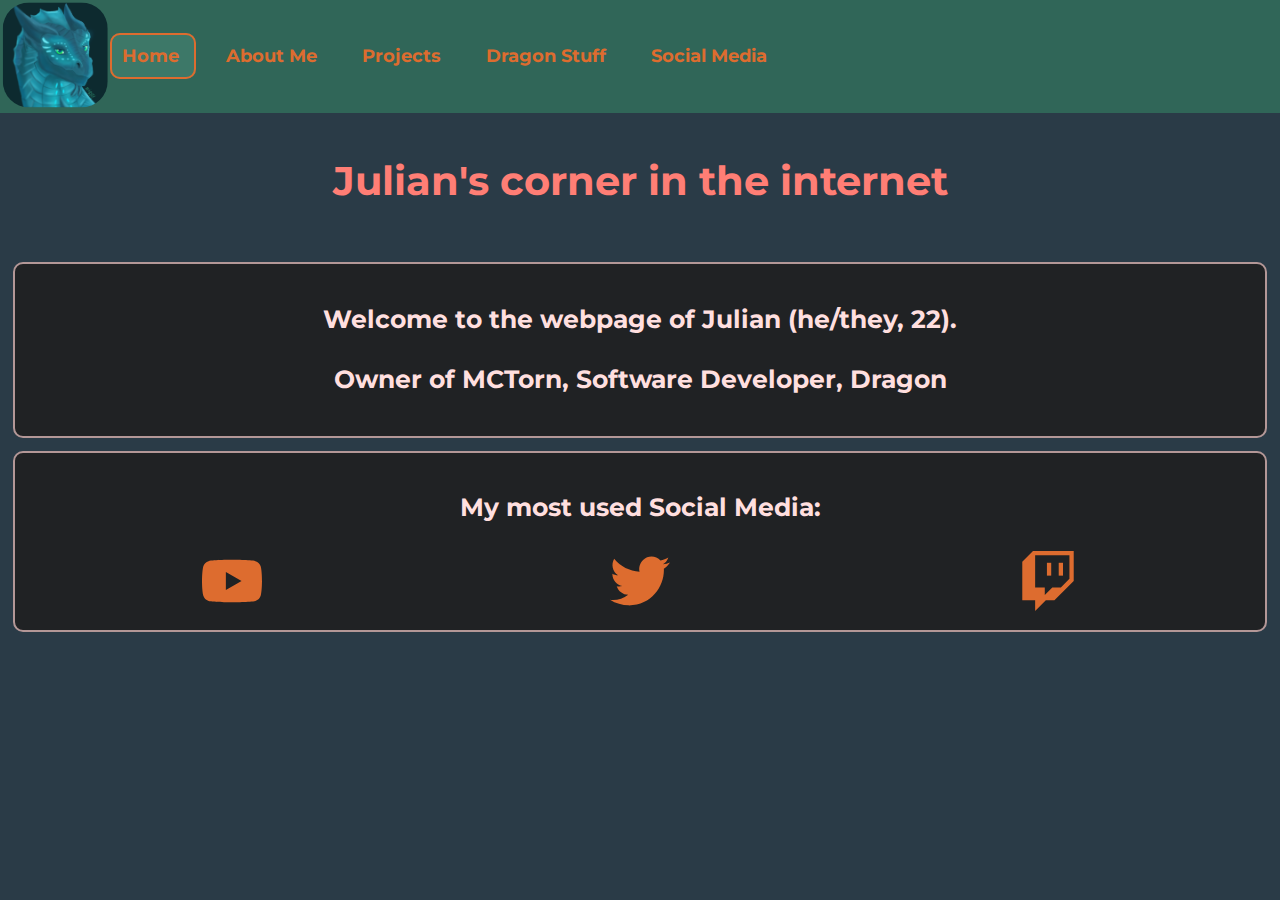
<file: index.html>
<!DOCTYPE html>
<html lang="en">
<head>
    <meta charset="UTF-8">
    <meta name="description" content="Website of ZehJulian Lp, a Software Developer and Dragon from germany, holding his social media and projects.">
    <meta name="viewport" content="width=device-width, initial-scale=1.0">
    <link rel="canonical" href="https:zehjulianlp.github.io">
    <link rel="stylesheet" href="style.css">
    <title>Julian's corner - Home</title>
    <link rel="icon" href="img/logo.png">
</head>
<body>
    <div class="navbar">
        <div class="logo">
            <a href="https://hiseel.carrd.co/">
            <img src="img/logo.png" alt="logo", width="100px" class="logo">
        </a>

        </div>
        <div class="nav">
            <div class="navitem selected">
                <a href="#">Home</a>
            </div>
            <div class="navitem">
                <a href="/about/">About Me</a>
            </div>
            <div class="navitem">
                <a href="/projects/">Projects</a>
            </div>
            <div class="navitem">
            <a href="/dragon-stuff/">Dragon Stuff</a>
            </div>
            <div class="navitem">
            <a href="/socials/">Social Media</a>
            </div>
        </div>
    </div>
    <div class="header">
        <h1>Julian's corner in the internet</h1>
    </div>
    <div class="contentbox">
        <p id="age" class="bigtext"></p>
        <p class="bigtext">Owner of MCTorn, Software Developer, Dragon</p>
    </div>
    <div class="contentbox-social">
        <p class="bigtext">My most used Social Media:</p>
        <div class="social-container">
            <a href="https://youtube.com/c/ZehJulian_lp" target="_blank">
                <img src="../img/youtube.svg" alt="YouTube" class="social-icon">
            </a>
            <a href="https://twitter.com/ZehJulian_lp" target="_blank">
                <img src="../img/twitter.svg" alt="Twitter" class="social-icon">
            </a>
            <a href="https://twitch.tv/zehjulian_lp" target="_blank">
                <img src="../img/twitch.svg" alt="Twitch" class="social-icon">
            </a>
        </div>
    </div>
    
    
    <script src="script.js"></script>
</body>
</html>
</file>
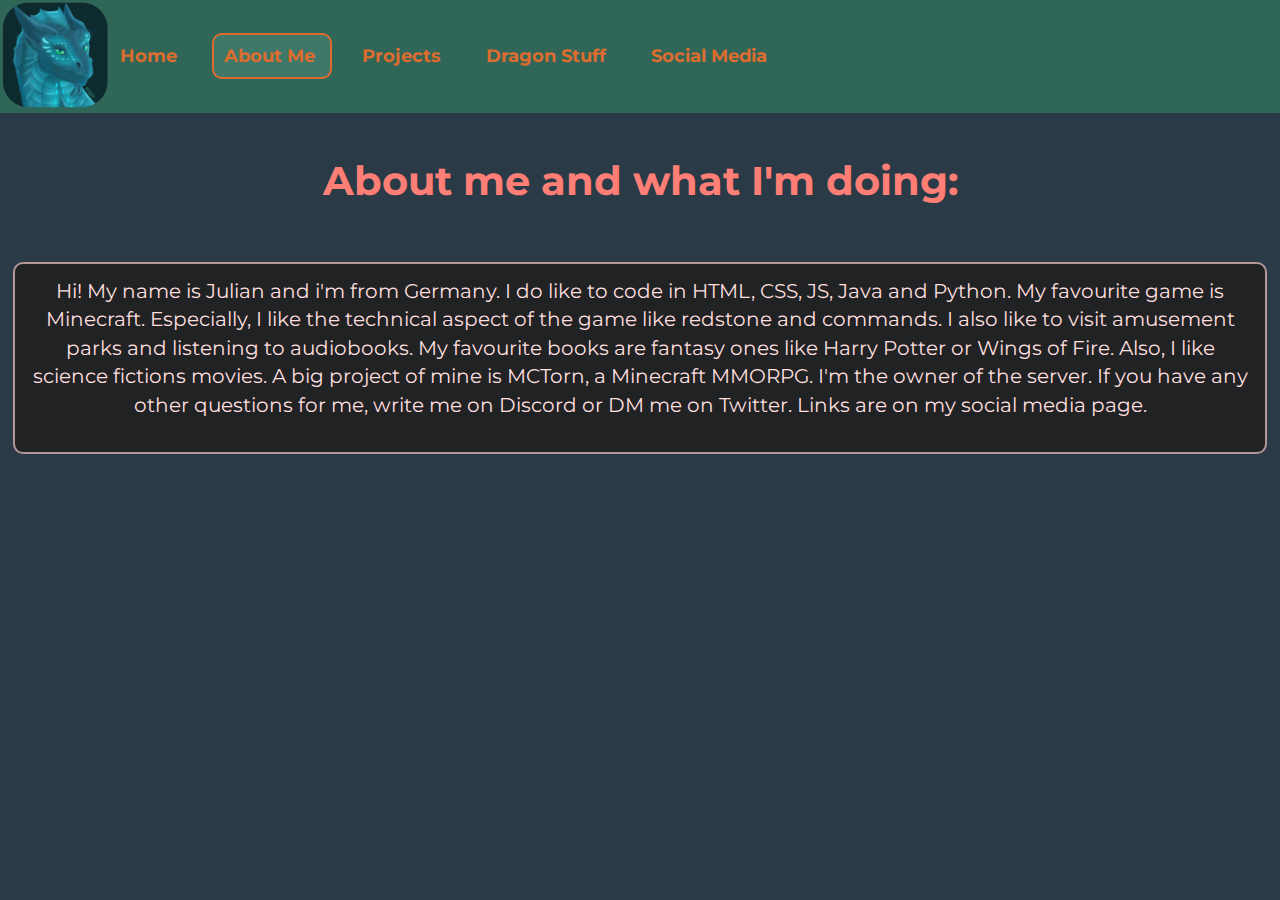
<file: about/index.html>
<!DOCTYPE html>
<html lang="en">
<head>
    <meta charset="UTF-8">
    <meta name="description" content="Website of ZehJulian Lp, a Software Developer and Dragon from germany, holding his social media and projects.">
    <meta name="viewport" content="width=device-width, initial-scale=1.0">
    <link rel="canonical" href="https:zehjulianlp.github.io">
    <link rel="stylesheet" href="../style.css">
    <title>Julian's corner - About</title>
    <link rel="icon" href="../img/logo.png">
</head>
<body>
    <div class="navbar">
        <div class="logo">
            <a href="https://hiseel.carrd.co/">
            <img src="../img/logo.png" alt="logo", width="100px" class="logo">
        </a>
        </div>
        <div class="nav">
            <div class="navitem">
                <a href="../">Home</a>
            </div>
            <div class="navitem selected">
                <a href="">About Me</a>
            </div>
            <div class="navitem">
                <a href="../projects/">Projects</a>
            </div>
            <div class="navitem">
                <a href="../dragon-stuff/">Dragon Stuff</a>
                </div>
            <div class="navitem">
            <a href="../socials/">Social Media</a>
        </div>
    </div>
    </div>
    <div class="header">
        <h1>About me and what I'm doing:</h1>

    </div>
    <div class="contentbox">
        <p class="normaltext">Hi! My name is Julian and i'm from Germany. I do like to code in HTML, CSS, JS, Java and Python. My favourite game is Minecraft. Especially, I like the technical aspect of the game like redstone and commands. I also like to visit amusement parks and listening to audiobooks. My favourite books are fantasy ones like Harry Potter or Wings of Fire. Also, I like science fictions movies. A big project of mine is MCTorn, a Minecraft MMORPG. I'm the owner of the server. If you have any other questions for me, write me on Discord or DM me on Twitter. Links are on my social media page.</p>
    </div>

    <script src="../script.js"></script>
</body>
</html>
</file>
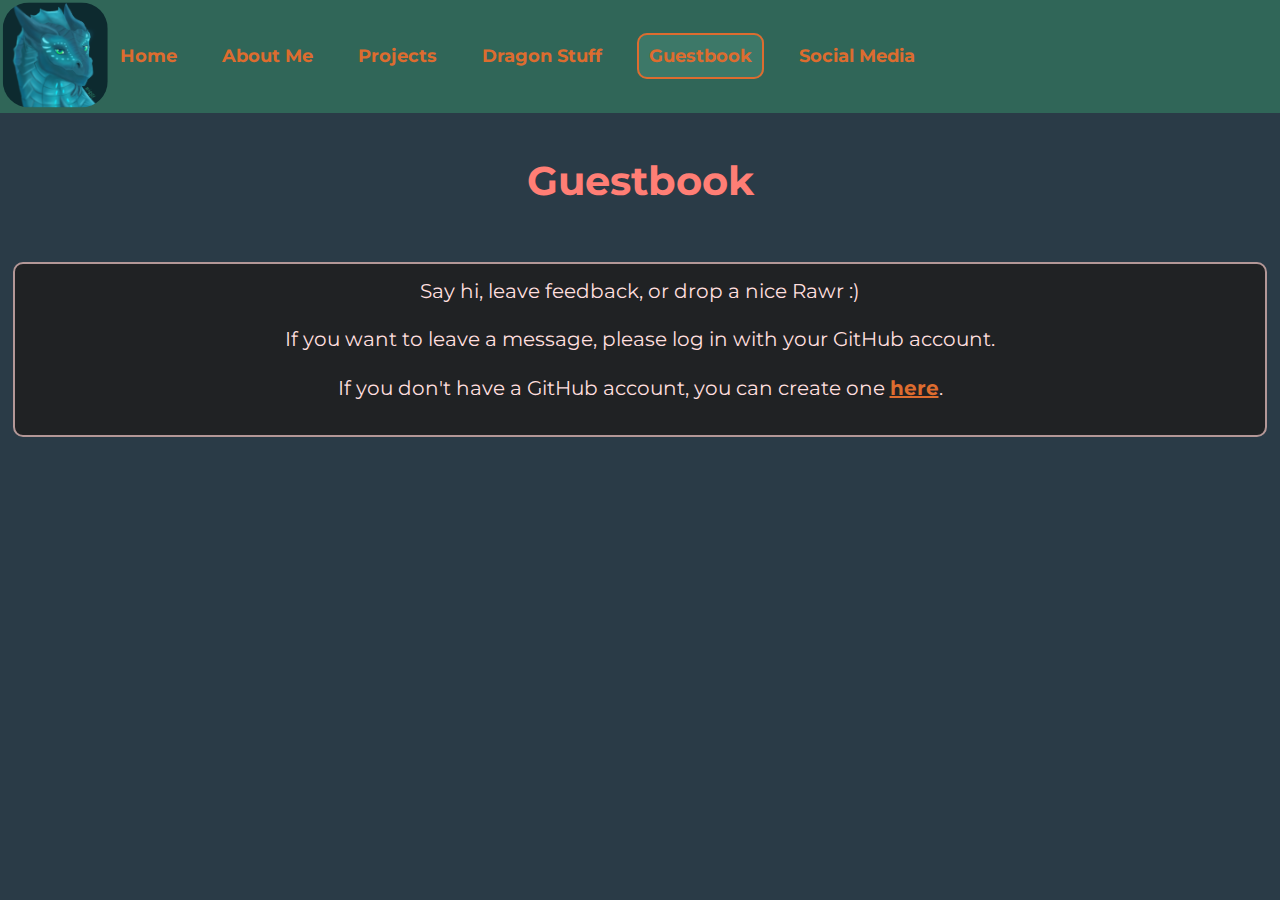
<file: guestbook/index.html>
<!DOCTYPE html>
<html lang="en">
<head>
    <meta charset="UTF-8">
    <meta name="viewport" content="width=device-width, initial-scale=1.0">
    <title>Julian's corner – Guestbook</title>
    <link rel="icon" href="../img/logo.png">
    <link rel="stylesheet" href="../style.css">
</head>
<body>
    <!-- Navbar -->
    <div class="navbar">
        <div class="logo">
            <a href="https://hiseel.carrd.co/" target="_blank">
                <img src="../img/logo.png" alt="logo">
            </a>
        </div>
        <div class="nav-items">
            <div class="navitem"><a href="../">Home</a></div>
            <div class="navitem"><a href="../about/">About Me</a></div>
            <div class="navitem"><a href="../projects/">Projects</a></div>
            <div class="navitem"><a href="../dragon-stuff/">Dragon Stuff</a></div>
            <div class="navitem selected"><a href="#">Guestbook</a></div>
            <div class="navitem"><a href="../socials/">Social Media</a></div>
        </div>
    </div>

    <!-- Header -->
    <div class="header">
        <h1>Guestbook</h1>
    </div>

    <!-- Guestbook Box -->
    <div class="contentbox" id="guestbook">
        <p class="normaltext">Say hi, leave feedback, or drop a nice Rawr :)</p>

        <!-- Giscus Embed -->
<script src="https://giscus.app/client.js"
        data-repo="ZehJulianLp/zehjulianlp.github.io"
        data-repo-id="R_kgDOHAxhiA"
        data-category="Guestbook"
        data-category-id="DIC_kwDOHAxhiM4CuBBC"
        data-mapping="pathname"
        data-strict="0"
        data-reactions-enabled="1"
        data-emit-metadata="0"
        data-input-position="bottom"
        data-theme="preferred_color_scheme"
        data-lang="en"
        crossorigin="anonymous"
        async>
</script>

        <p class="normaltext">If you want to leave a message, please log in with your GitHub account.</p>
        <p class="normaltext">If you don't have a GitHub account, you can create one <a href="https://github.com/join">here</a>.</p>
    </div>
</body>
</html>
</file>
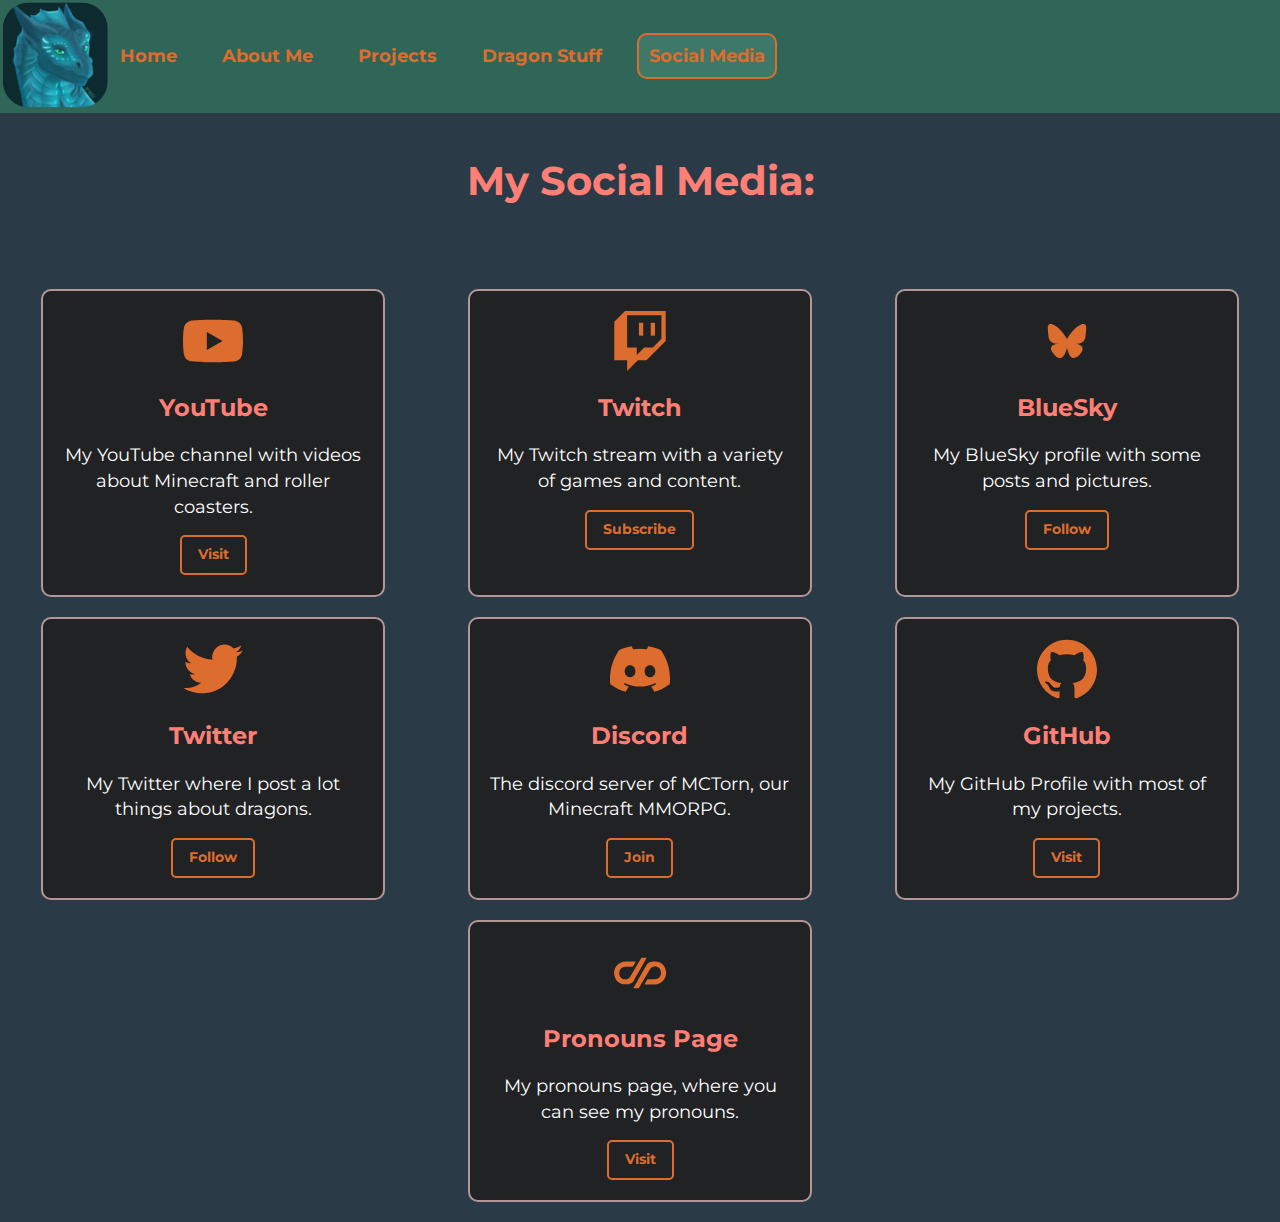
<file: socials/index.html>
<!DOCTYPE html>
<html lang="en">
<head>
    <meta charset="UTF-8">
    <meta name="description" content="Website of ZehJulian Lp, a Software Developer and Dragon from germany, holding his social media and projects.">
    <meta name="viewport" content="width=device-width, initial-scale=1.0">
    <link rel="canonical" href="https:zehjulianlp.github.io">
    <link rel="stylesheet" href="../style.css">
    <title>Julian's corner - Socials</title>
    <link rel="icon" href="../img/logo.png">
</head>
<body>
    <div class="navbar">
        <div class="logo">
            <a href="https://hiseel.carrd.co/">
            <img src="../img/logo.png" alt="logo", width="100px" class="logo">
        </a>
        </div>
        <div class="nav">
            <div class="navitem">
                <a href="../">Home</a>
            </div>
            <div class="navitem">
                <a href="../about/">About Me</a>
            </div>
            <div class="navitem">
                <a href="../projects/">Projects</a>
            </div>
            <div class="navitem">
                <a href="../dragon-stuff/">Dragon Stuff</a>
            </div>
            <div class="navitem selected">
            <a href="../socials/">Social Media</a>
        </div>
    </div>
    </div>
    <div class="header">
        <h1>My Social Media:</h1>
    </div>


    <div class="social-container"></div>

    <script src="../script.js"></script>
    <script src="script.js"></script>
</body>
</html>
</file>
<file: style.css>
@import url('https://fonts.googleapis.com/css2?family=Montserrat&display=swap');
body {
    background-color: #2a3b47;
    color: #fff;
    font-family: 'Montserrat', sans-serif;
    font-size: 14px;
    line-height: 1.42857;
    margin: 0;
}
.logo img {
    margin-top: 5%;
    margin-left: 5%;
    border-radius: 25px;
    max-width: 100px;
}

.navbar {
    display: flex;
    align-items: center;
    justify-content: left;
    background-color: #306658;
    border-radius: 0px;
    margin-bottom: 0px;
    border: none;
    font-size: large;
}

.navitem {
    display: inline;
    padding: 10px;
    margin: 10px;
    padding: 10px;
    font-size: large;
    background-color: #306658;
}
@media (max-width: 767px) {
    .navbar {
        display: block;
    }
    .navitem {
        display: block;
        margin: 0;
        padding: 10px;
        font-size: large;
        background-color: #306658;;
        justify-content: center;
        align-items: center;
    }
    .logo img {
        margin-top: 5%;
        margin-left: 5%;
        border-radius: 25px;
        width: 20%;
    }
    .project {
        flex-direction: column;
        align-items: center;
        padding: 10px;
    }

    .project img {
        max-width: 80%;
        margin-bottom: 10px;
    }

    .project-info {
        text-align: center;
    }

    .project h3 {
        font-size: 20px;
        margin-bottom: 5px;
    }

    .project p {
        font-size: 16px;
        margin-bottom: 10px;
    }

    .project a {
        padding: 6px 12px;
        font-size: 14px;
    }
}

.navitem a {
    color: #dd6c2f;
    text-decoration: none;
    font-weight: bold;
}

.navitem:hover {
    background-color: #294e44;
    transition: background-color 0.15s ease;
    border-radius: 10px
}
.selected {
    transition: background-color 0.15s ease;
    border-radius: 10px;
    border-style: solid;
    border-color: #dd6c2f;
    background-color: #3d7868;
    border-width: 2px;
}

.header {
    color: #ff7e75;
    padding: 1%;
    text-align: center;
    font-size: 20px;
    font-weight: bold;
    border-radius: 10px;
    text-decoration: none;
}

.bigtext {
    font-size: 25px;
    text-align: center;
    color: #ffdfdf;
    font-weight: bold;
}

.normaltext {
    font-size: 20px;
    text-align: center;
    margin-top: 0;
    color: #ffdfdf;
}

.contentbox {
    background-color: #202224;
    border-radius: 10px;
    padding: 1%;
    margin: 1%;
    border-style: solid;
    border-color: #b39797;
    border-width: 2px;
    text-align: center;
}

.contentbox:hover {
    background-color: #294e44;
    transition: background-color 0.15s ease;
}

.contentbox-social {
    background-color: #202224;
    border-radius: 10px;
    padding: 1%;
    margin: 1%;
    border-style: solid;
    border-color: #b39797;
    border-width: 2px;
    position: relative; /* Relative Position für absolute Positionierung des Textes */
}

.contentbox a {
    color: #dd6c2f;
    text-decoration: none;
    font-weight: bold;
    text-decoration: underline;
}

.contentbox h2 {
    color: #ff7e75;
    font-size: 24px;
    margin-bottom: 10px;
}


.contentbox a:hover {
    color: #ff7e75;
}

.wrong img {
    /*stretched wide image*/
    width: 50%;
    height: 200px;
    border-radius: 10px;
    border-radius: 2rem;
}

.social-container {
    text-align: center; /* Zentrieren der Sozialmedien-Icons */
}

.social-container a {
    display: inline-block; /* Anker als Inline-Block-Elemente anzeigen */
    margin: 0 5px; /* Horizontaler Abstand zwischen den Icons */
}

.social-icon {
    width: 50px; /* Breite des Icons */
    height: auto; /* Automatische Höhe */
    fill: #DD6C2F; /* Füllfarbe des Icons */
}

.contentbox-social:hover {
    background-color: #294e44;
    transition: background-color 0.15s ease;
}

.social-container a:hover {
    transform: scale(1.25);
    transition: transform 0.15s ease;
}

.logo:hover {
    transition: transform 0.15s ease;
    transform: scale(1.05);
}
.project {
    background-color: #202224;
    border-radius: 10px;
    padding: 20px;
    margin: 20px; /* Hier wird der äußere Abstand eingestellt */
    border: 2px solid #b39797;
    display: flex;
    align-items: center;
}

.project img {
    display: block;
    max-width: 100px; /* Maximalbreite des Bildes */
    height: auto;
    border-radius: 10px;
    margin-right: 20px; /* Abstand rechts vom Bild */
}

.project-info {
    flex: 1; /* Flexibles Wachstum für den Rest des Inhalts */
}

.project h3 {
    color: #FF7E75;
    font-size: 24px;
    margin-bottom: 10px;
}

.project p {
    color: #FFF;
    font-size: 18px;
    margin-bottom: 15px;
}

.project a {
    color: #DD6C2F;
    text-decoration: none;
    font-weight: bold;
    border: 2px solid #DD6C2F;
    border-radius: 5px;
    padding: 8px 16px;
    transition: background-color 0.15s ease;
}

.project a:hover {
    background-color: #DD6C2F;
    color: #FFF;
    transform: scale(1.25);
    transition: transform 0.15s ease;
}

.project:hover {
    /*background-color ease 0.15s;*/
    background-color: #294e44;
    transition: background-color 0.15s ease;
}

.cancelled {
    background-color: #202224;
    color: #FF7E75;
    border-radius: 10px;
    padding: 20px;
    margin: 20px;
    border: 2px solid #FF7E75;
    display: flex;
    align-items: center;
}

.social-container {
    display: flex;
    justify-content: space-around;
    flex-wrap: wrap;
    margin-top: 20px;
}

.social-box {
    background-color: #202224;
    border: 2px solid #b39797;
    border-radius: 10px;
    padding: 20px;
    margin: 0 10px 20px;
    width: 30%;
    max-width: 300px;
    display: flex;
    flex-direction: column;
    align-items: center;
}

.social-box img {
    width: 50px;
    height: auto;
    margin-bottom: 10px;
}

.social-box-text {
    text-align: center;
}

.social-box-text h2 {
    color: #FF7E75;
    font-size: 24px;
    margin-bottom: 10px;
}

.social-box-text p {
    color: #FFF;
    font-size: 18px;
    margin-bottom: 15px;
}

.social-box a {
    color: #DD6C2F;
    text-decoration: none;
    font-weight: bold;
    border: 2px solid #DD6C2F;
    border-radius: 5px;
    padding: 8px 16px;
    transition: background-color 0.15s ease;
}

.social-box a:hover {
    background-color: #DD6C2F;
    color: #FFF;
}

.social-box:hover {
    background-color: #294e44;
    transition: background-color 0.15s ease;
}


.social-icon {
    width: 60px; /* Breite des Icons *//* Automatische Höhe */
}

.dragon-img {
    width: 80%;
    height: auto;
    border-radius: 10px;
    border-radius: 2rem;
    margin: 2%;
}

.dragon-img-small {
    width: 40%;
    height: auto;
    border-radius: 10px;
    border-radius: 2rem;
    margin: 2%;
}
@media screen and (max-width: 767px) {
    .dragon-img {
        width: 90%;
    }
    .dragon-img-small {
        width: 80%;
    }
    
}
</file>
